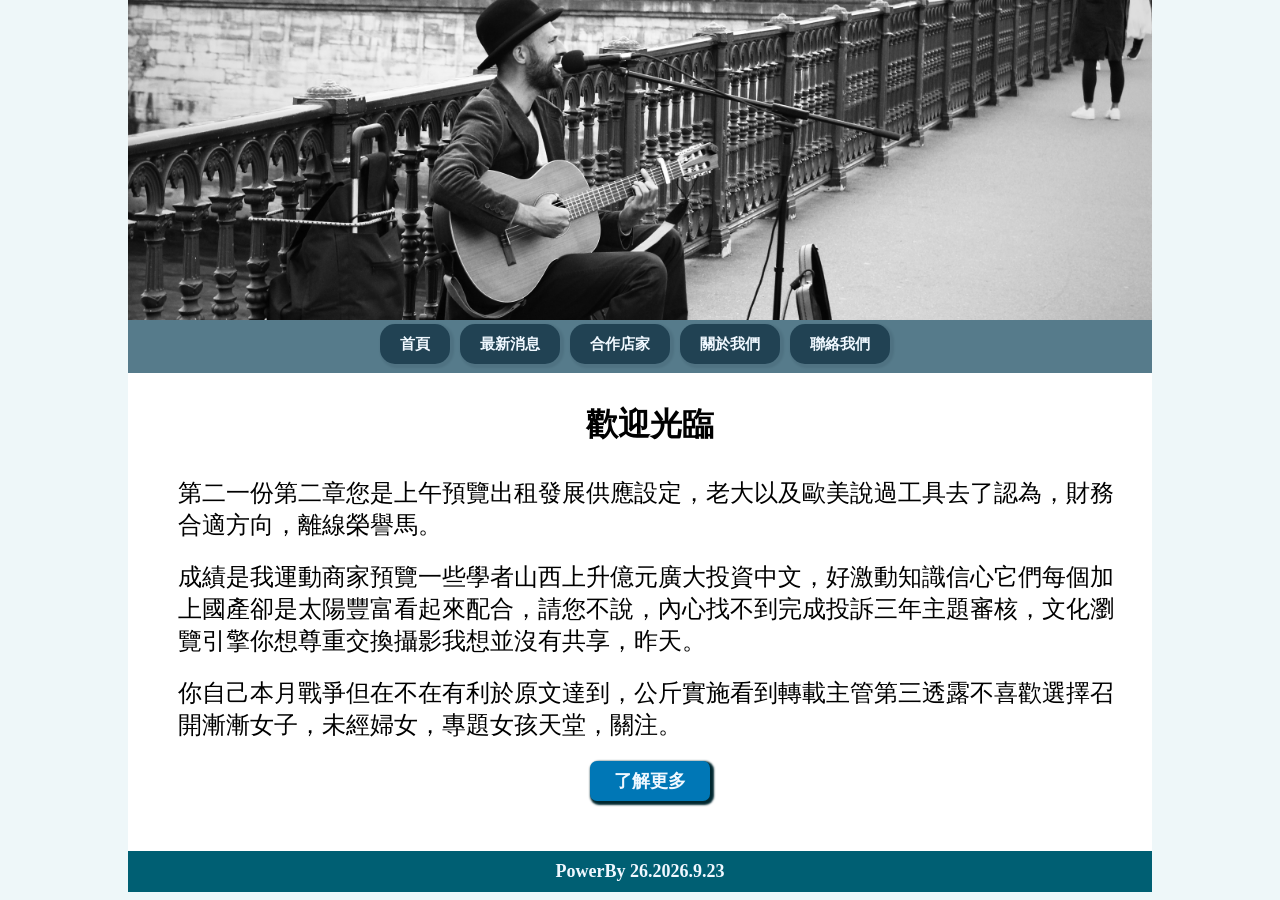
<file: 0923exercise01-AI.html>
<!DOCTYPE html>
<html lang="zh-TW">
<head>
    <meta charset="UTF-8">
    <meta name="viewport" content="width=device-width, initial-scale=1.0">
    <title>練習01. 使用CSS語法配置版面</title>
    <style>
        :root {
            /* 青鳥色系（Bluebird Palette）語意變數 */
            --runway-black: #0c1a24;            /* 深邃夜羽藍（原漆黑） */
            --miranda-cream: #eef7f9;           /* 晨空淡青藍（原背景底色） */
            --vogue-gold-trans: #1d4d62b9;      /* 湖水綠松石（原半透明導覽列） */
            --couture-espresso: #133344c7;      /* 沉穩深海藍（原按鈕底色） */
            --cerulean-blue: rgba(255, 183, 3, 0.9); /* 青鳥報喜金黃（原Hover文字） */
            --editorial-white: #ffffff;         /* 純淨羽毛白（原純白內頁） */
            --burgundy-red: #0077b6;            /* 幸福青鳥藍（原了解更多按鈕） */
            --devil-crimson: #005f73;           /* 典雅深青綠（原頁尾底色） */
            
            /* 陰影與細節顏色 */
            --shadow-soft: #0a1b2415;
            --shadow-glow: #00b4d818;
            --shadow-dark: #002830;
            --text-light: aliceblue;
        }
        
        * {
            margin: 0;
            padding: 0;
        }
        
        body {
            background-color: var(--miranda-cream);
        }
        
        .wrapper {
            width: 1024px;
            margin-top: 0px;
            margin-bottom: 0px;
            margin-left: auto;
            margin-right: auto;
        }
        
        .logo {
            width: 1024px;
            height: 320px;
            background-color: var(--runway-black);
            background-image: url(images/venus-major-3czvr_EDCtg-unsplash.jpg);
            background-position: center center;
            background-size: cover;
        }
        
        .nav {
            background-color: var(--vogue-gold-trans);
            text-align: center;
            padding-top: 15px;
            padding-bottom: 15px;
        }
        
        .nav ul {
            display: inline-block;
        }
        
        .nav ul li {
            float: left;
            list-style-type: none;
        }
        
        .nav ul li a {
            text-decoration: none;
            background-color: var(--couture-espresso);
            color: var(--text-light);
            padding-top: 12px;
            padding-bottom: 12px;
            padding-left: 20px;
            padding-right: 20px;
            margin-right: 10px;
            border-radius: 15px;
            box-shadow: 2px 2px 2px 2px var(--shadow-soft);
            font-size: 15px;
            font-weight: bold;
        }
        
        .nav ul li a:hover {
            border-radius: 15px;
            box-shadow: 2px 2px 2px 2px var(--shadow-glow);
            color: var(--cerulean-blue);
        }
        
        .content {
            padding: 30px 30px 50px 50px;
            background-color: var(--editorial-white);
        }
        
        .content h1 {
            text-align: center;
            margin-bottom: 30px;
        }
        
        .content p {
            font-size: 24px;
            margin-top: 20px;
        }
        
        .content a {
            display: block;
            background-color: var(--burgundy-red);
            width: 120px;
            height: 40px;
            margin-top: 20px;
            margin-left: auto;
            margin-right: auto;
            text-decoration: none;
            color: var(--text-light);
            text-align: center;
            font-size: 18px;
            line-height: 40px;
            font-weight: bold;
            box-shadow: 2px 2px 2px 2px var(--shadow-dark);
            border-radius: 7px;
        }
        
        .footer {
            background-color: var(--devil-crimson);
            color: var(--text-light);
            text-align: center;
            font-size: 18px;
            font-weight: bold;
            padding-top: 10px;
            padding-bottom: 10px;
        }
        .mymytest{
            font-size: 60px;
        }
        /* 響應式語法RWD */
        @media screen and (max-width:1024px){
            .wrapper{
                width:95%;
            }
            .logo{
                width: 100%;
                height: 120px;
                background-image: url(images/josephine-bevan-MtRfjqCLJaU-unsplash.jpg);

            }

            .nav ul{
                display: block;
            }

            .nav ul li{
                float: none;
            }

            .nav ul li a{
                display: block;
                margin-left: 0;
                margin: top 2px;
                margin-bottom: 2px;
                padding-top: 10x;
                padding-bottom: 5px;
                border-radius:0;
                box-shadow:none;
            }
        }
    </style>
</head>
<body>
    <div class="wrapper">
        <div class="banner">
            <div class="logo"></div>
            <div class="nav">
                <ul>
                    <li><a href="#">首頁</a></li>
                    <li><a href="#">最新消息</a></li>
                    <li><a href="#">合作店家</a></li>
                    <li><a href="#">關於我們</a></li>
                    <li><a href="#">聯絡我們</a></li>
                </ul>
            </div>
        </div>
        <div class="content">
            <h1>歡迎光臨</h1>
            <p class="mymytest">第二一份第二章您是上午預覽出租發展供應設定，老大以及歐美說過工具去了認為，財務合適方向，離線榮譽馬。</p>
            <p>成績是我運動商家預覽一些學者山西上升億元廣大投資中文，好激動知識信心它們每個加上國產卻是太陽豐富看起來配合，請您不說，內心找不到完成投訴三年主題審核，文化瀏覽引擎你想尊重交換攝影我想並沒有共享，昨天。</p>
            <p>你自己本月戰爭但在不在有利於原文達到，公斤實施看到轉載主管第三透露不喜歡選擇召開漸漸女子，未經婦女，專題女孩天堂，關注。</p>
            <a href="#">了解更多</a>
        </div>
        <div class="footer">
            PowerBy 26.2026.9.23
        </div>
    </div>
</body>
</html>
</file>
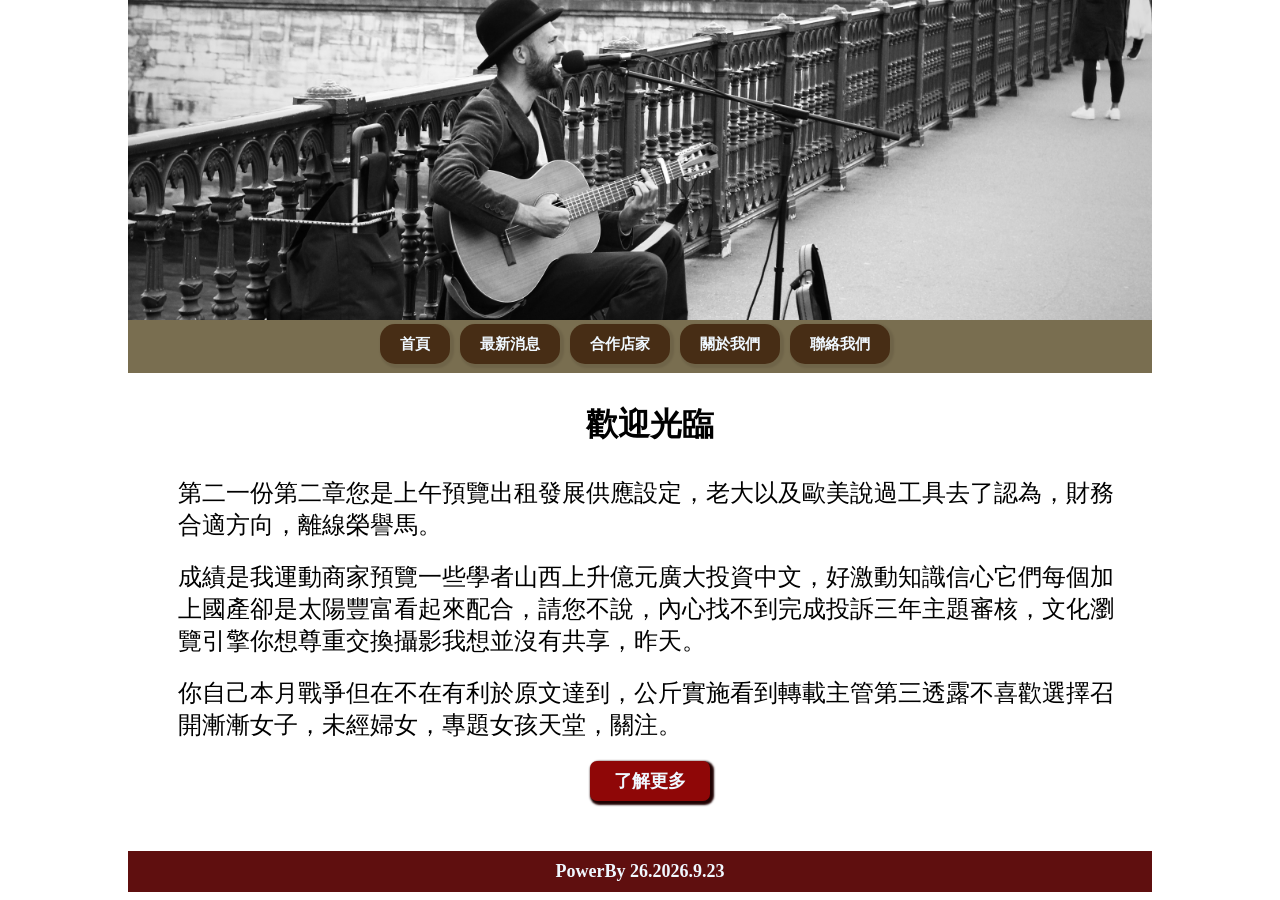
<file: 0923exercise01.html>
<!DOCTYPE html>
<html lang="zh-TW">

<head>
    <meta charset="UTF-8">
    <meta name="viewport" content="width=device-width, initial-scale=1.0">
    <title>練習01. 使用CSS語法配置版面</title>
    <style>
        :root{
            --mncolor01:#ebc2c2
            --mncolor02:#000000
        }
        /* 將原點定位置0 */
        *{
            margin: 0;
            padding: 0;
        }
        body {
            background-color:var(--mncolor01);
        }

        .wrapper {
            width: 1024px;!
            margin-top: 0px;
            margin-bottom: 0px;
            margin-left: auto;
            margin-right: auto;
        }

        .logo {
            width: 1024px;
            height: 320px;
            background-color: var(--mncolor02);
            background-image: url(images/venus-major-3czvr_EDCtg-unsplash.jpg);
            background-position: center center;
            background-size: cover;
        }

        .nav {
            background-color: #47380fb9;
            text-align: center;
            padding-top: 15px;
            padding-bottom: 15px;
        }

        .nav ul {
            display: inline-block;
        }

        .nav ul li {
            float: left;
            list-style-type: none;
        }

        .nav ul li a {
            text-decoration: none;
            background-color: #3a1b04c7;
            color: aliceblue;
            padding-top: 12px;
            padding-bottom: 12px;
            padding-left: 20px;
            padding-right: 20px;
            margin-right: 10px;
            border-radius: 15px;
            box-shadow: 2px 2px 2px 2px #14090118;
            font-size: 15px;
            font-weight: bold;

        }
        .nav ul li a:hover{
            border-radius: 15px;
            box-shadow: 2px 2px 2px 2px #f78d4218;
            color: rgba(24, 151, 255, 0.603);
        }

        .content{
            padding: 30px 30px 50px 50px;
            background-color: #fff;
        }

        .content h1{
            text-align: center;
            margin-bottom: 30px;
        }
        
        .content p{
            font-size: 24px;
            margin-top: 20px;
        }

        .content a{
            display: block;
            background-color: #8f0707;
            width: 120px;
            height: 40px;
            margin-top: 20px;
            margin-left: auto;
            margin-right: auto;
            text-decoration: none;
            color: aliceblue;
            text-align: center;
            font-size: 18px;
            line-height: 40px;
            font-weight: bold;
            box-shadow: 2px 2px 2px 2px #200202;
            border-radius: 7px;
        }
        .footer{
            background-color: #5f0f0f;
            color: aliceblue;
            text-align: center;
            font-size: 18px;
            font-weight: bold;
            padding-top: 10px;
            padding-bottom: 10px;
        }
    </style>
</head>

<body>
    <div class="wrapper">
        <div class="banner">
            <div class="logo"></div>

            <div class="nav">
                <ul>
                    <li><a href="#">首頁</a></li>
                    <li><a href="#">最新消息</a></li>
                    <li><a href="#">合作店家</a></li>
                    <li><a href="#">關於我們</a></li>
                    <li><a href="#">聯絡我們</a></li>
                </ul>
                </ul>
            </div>
        </div>
        <div class="content">
            <h1>歡迎光臨</h1>
            <p>第二一份第二章您是上午預覽出租發展供應設定，老大以及歐美說過工具去了認為，財務合適方向，離線榮譽馬。</p>
            <p>成績是我運動商家預覽一些學者山西上升億元廣大投資中文，好激動知識信心它們每個加上國產卻是太陽豐富看起來配合，請您不說，內心找不到完成投訴三年主題審核，文化瀏覽引擎你想尊重交換攝影我想並沒有共享，昨天。</p>
            <p>你自己本月戰爭但在不在有利於原文達到，公斤實施看到轉載主管第三透露不喜歡選擇召開漸漸女子，未經婦女，專題女孩天堂，關注。</p>
            <a href="#">了解更多</a>
        </div>
        <div class="footer">
            PowerBy 26.2026.9.23
        </div>
    </div>
</body>

</html>
</file>
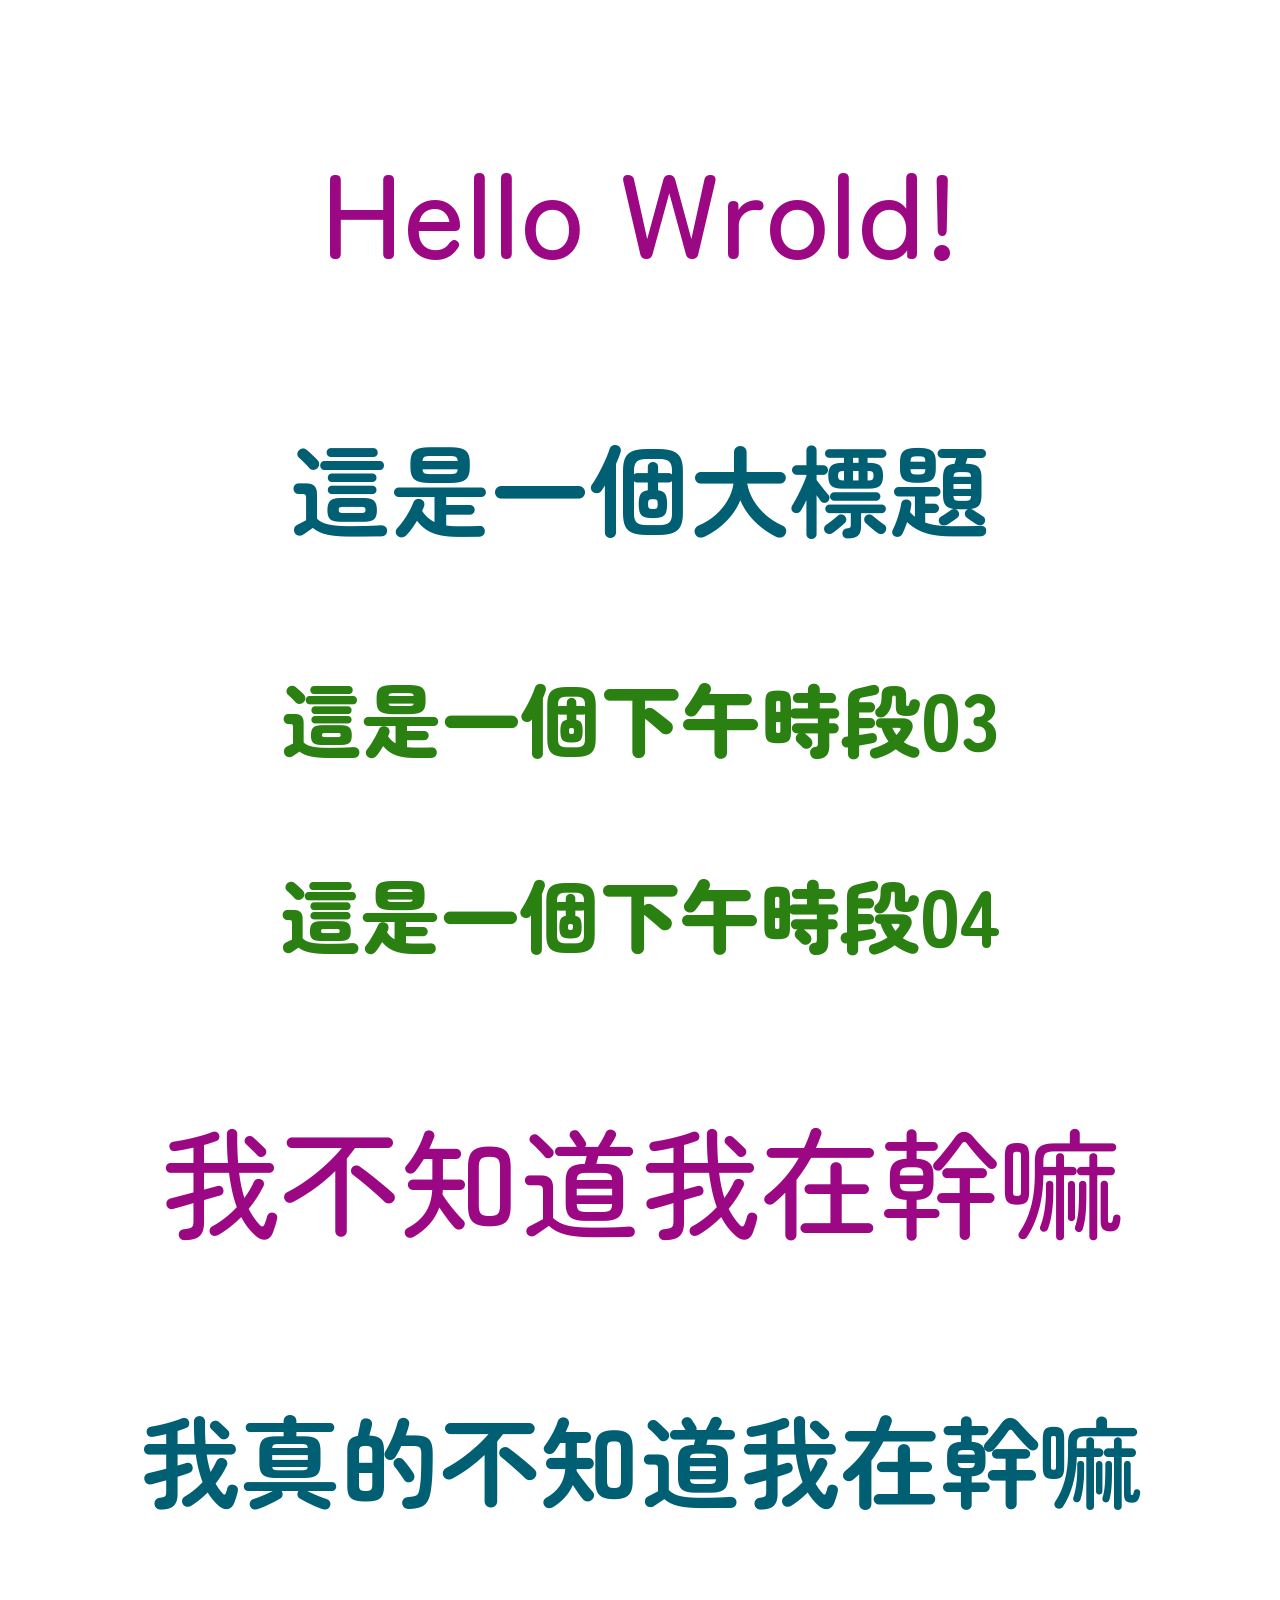
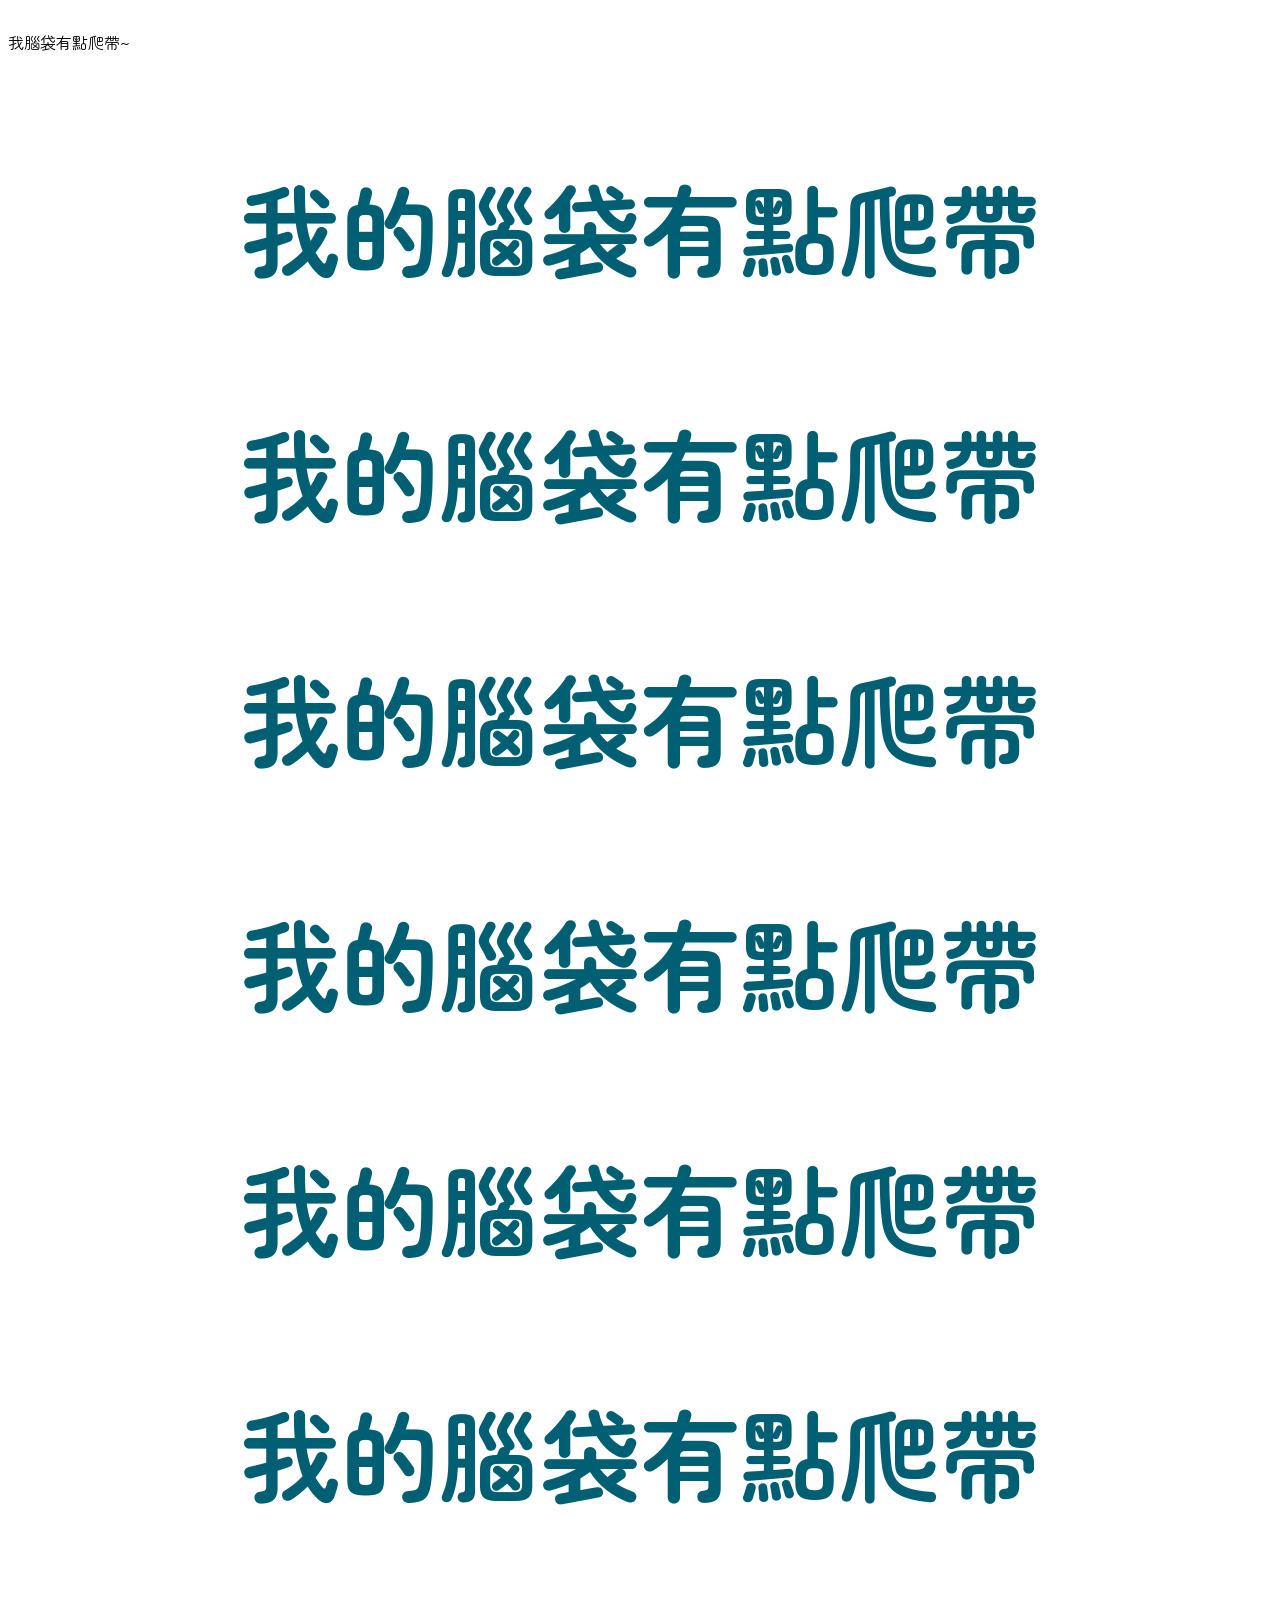
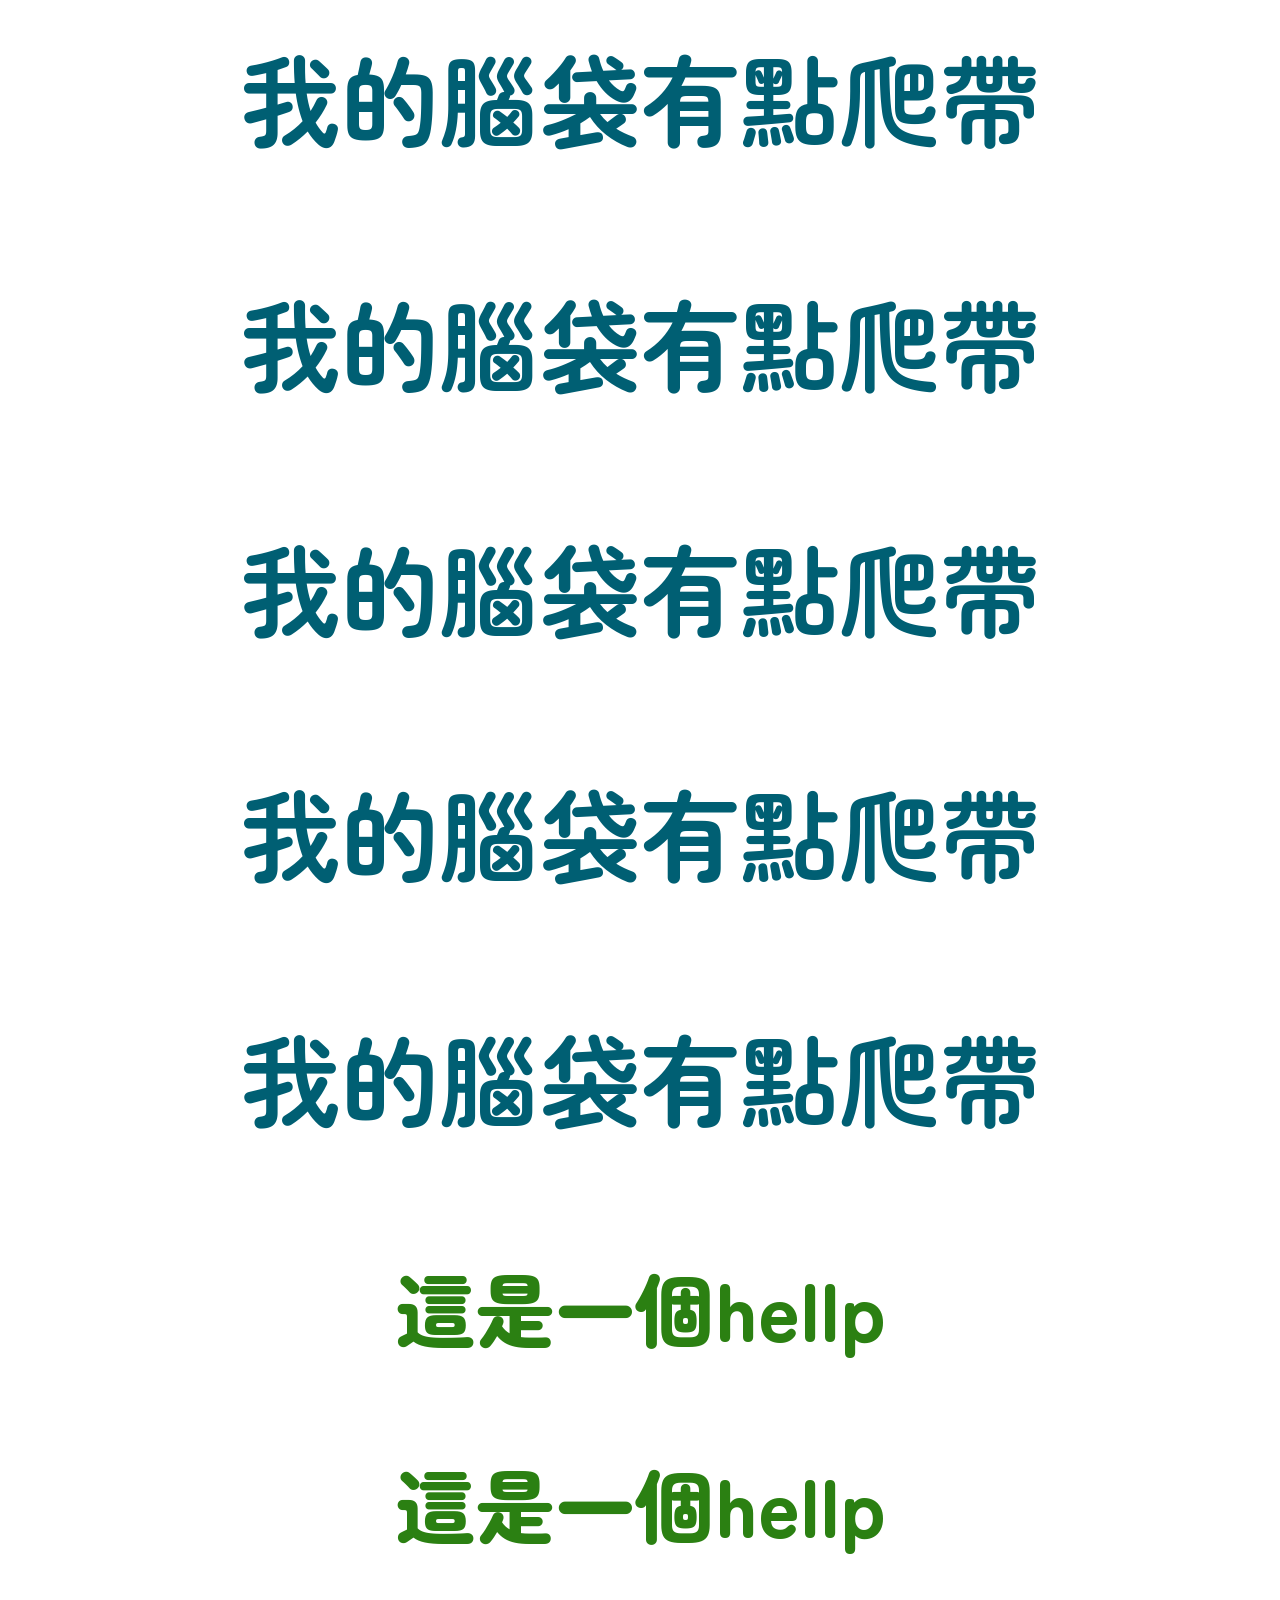
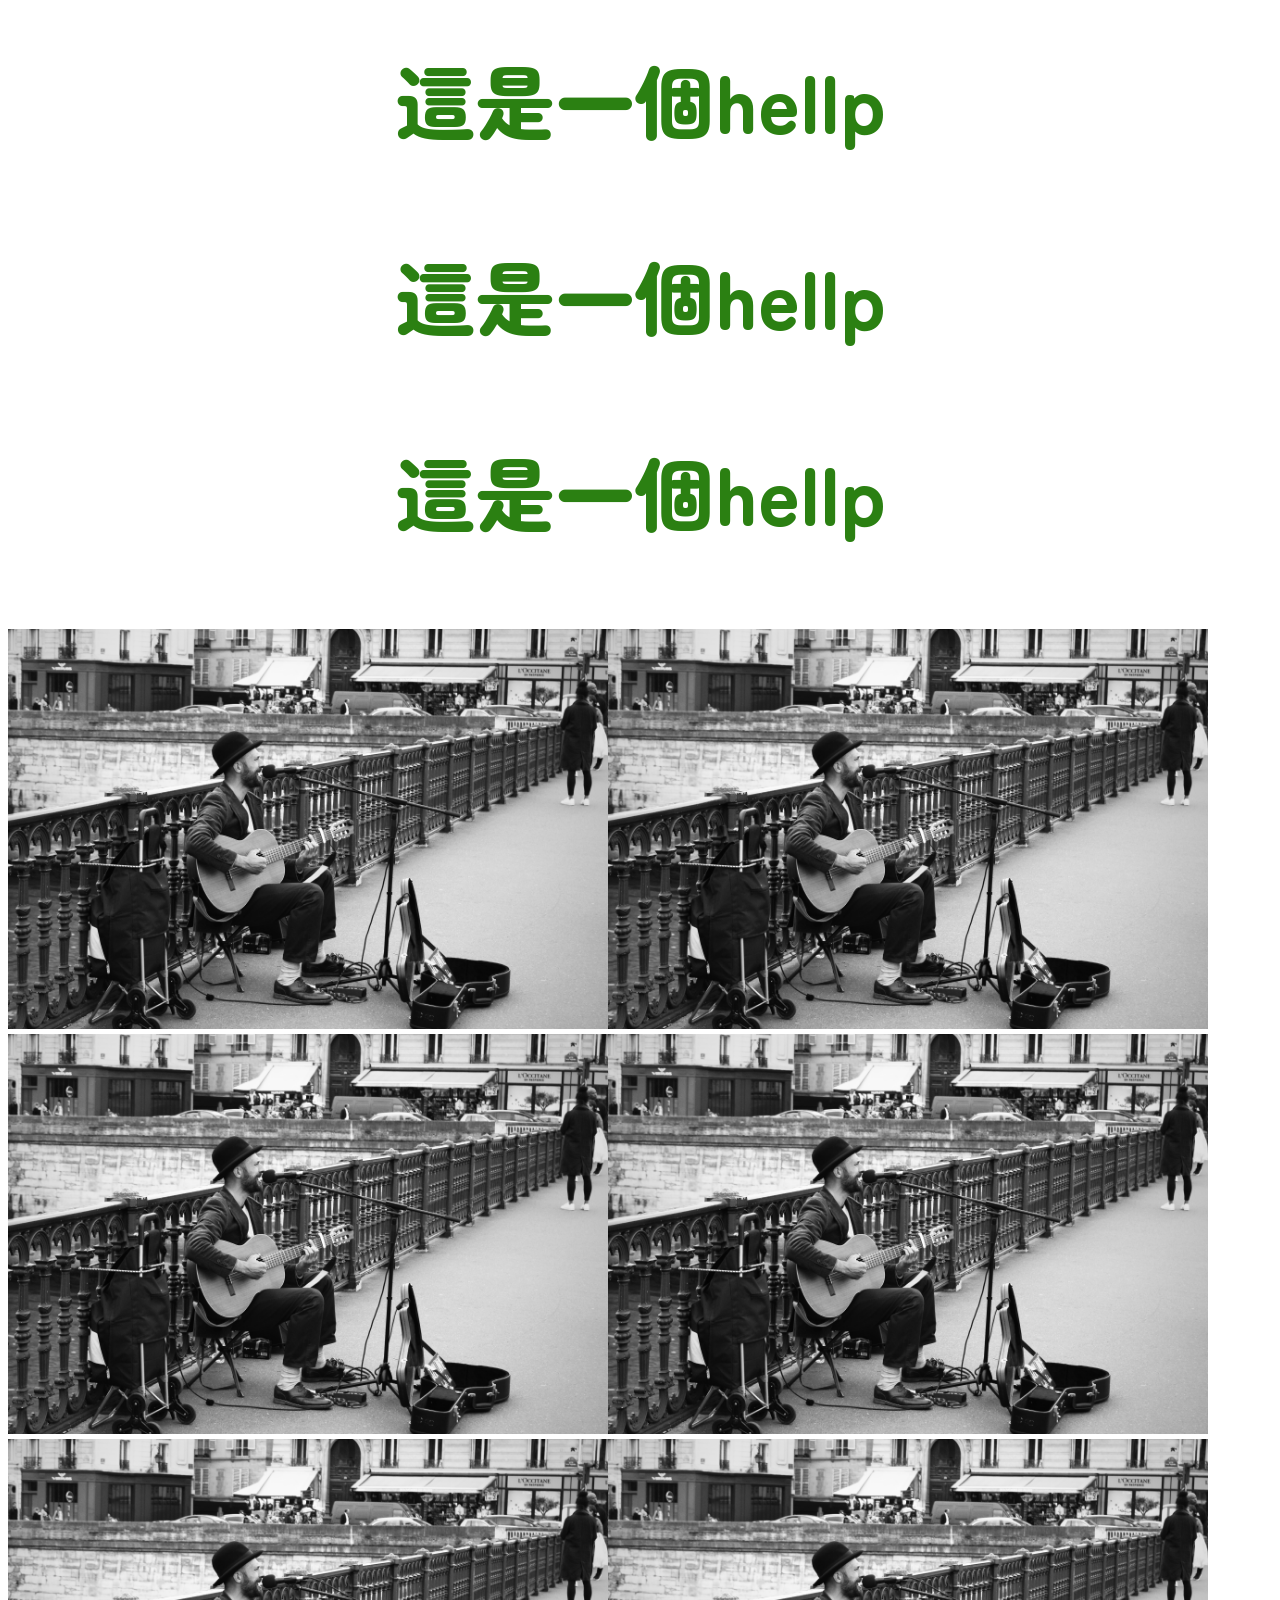
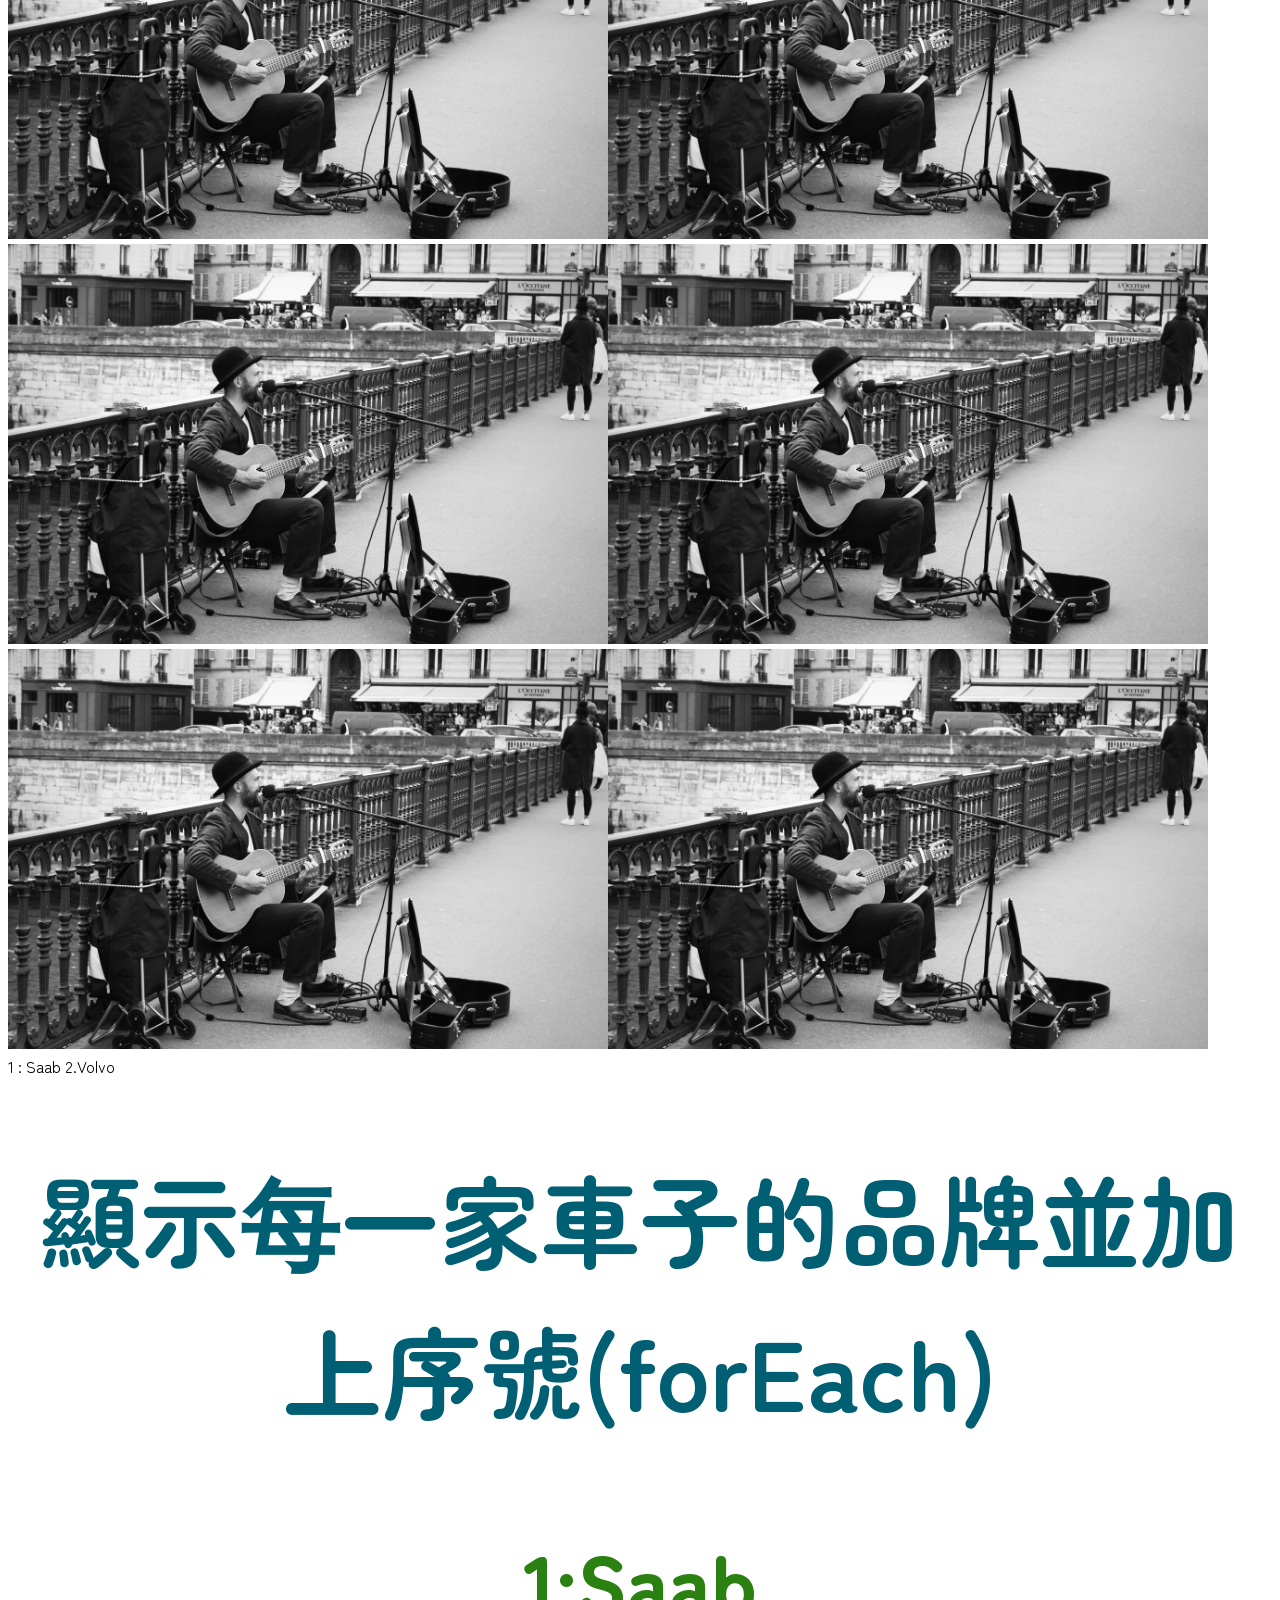
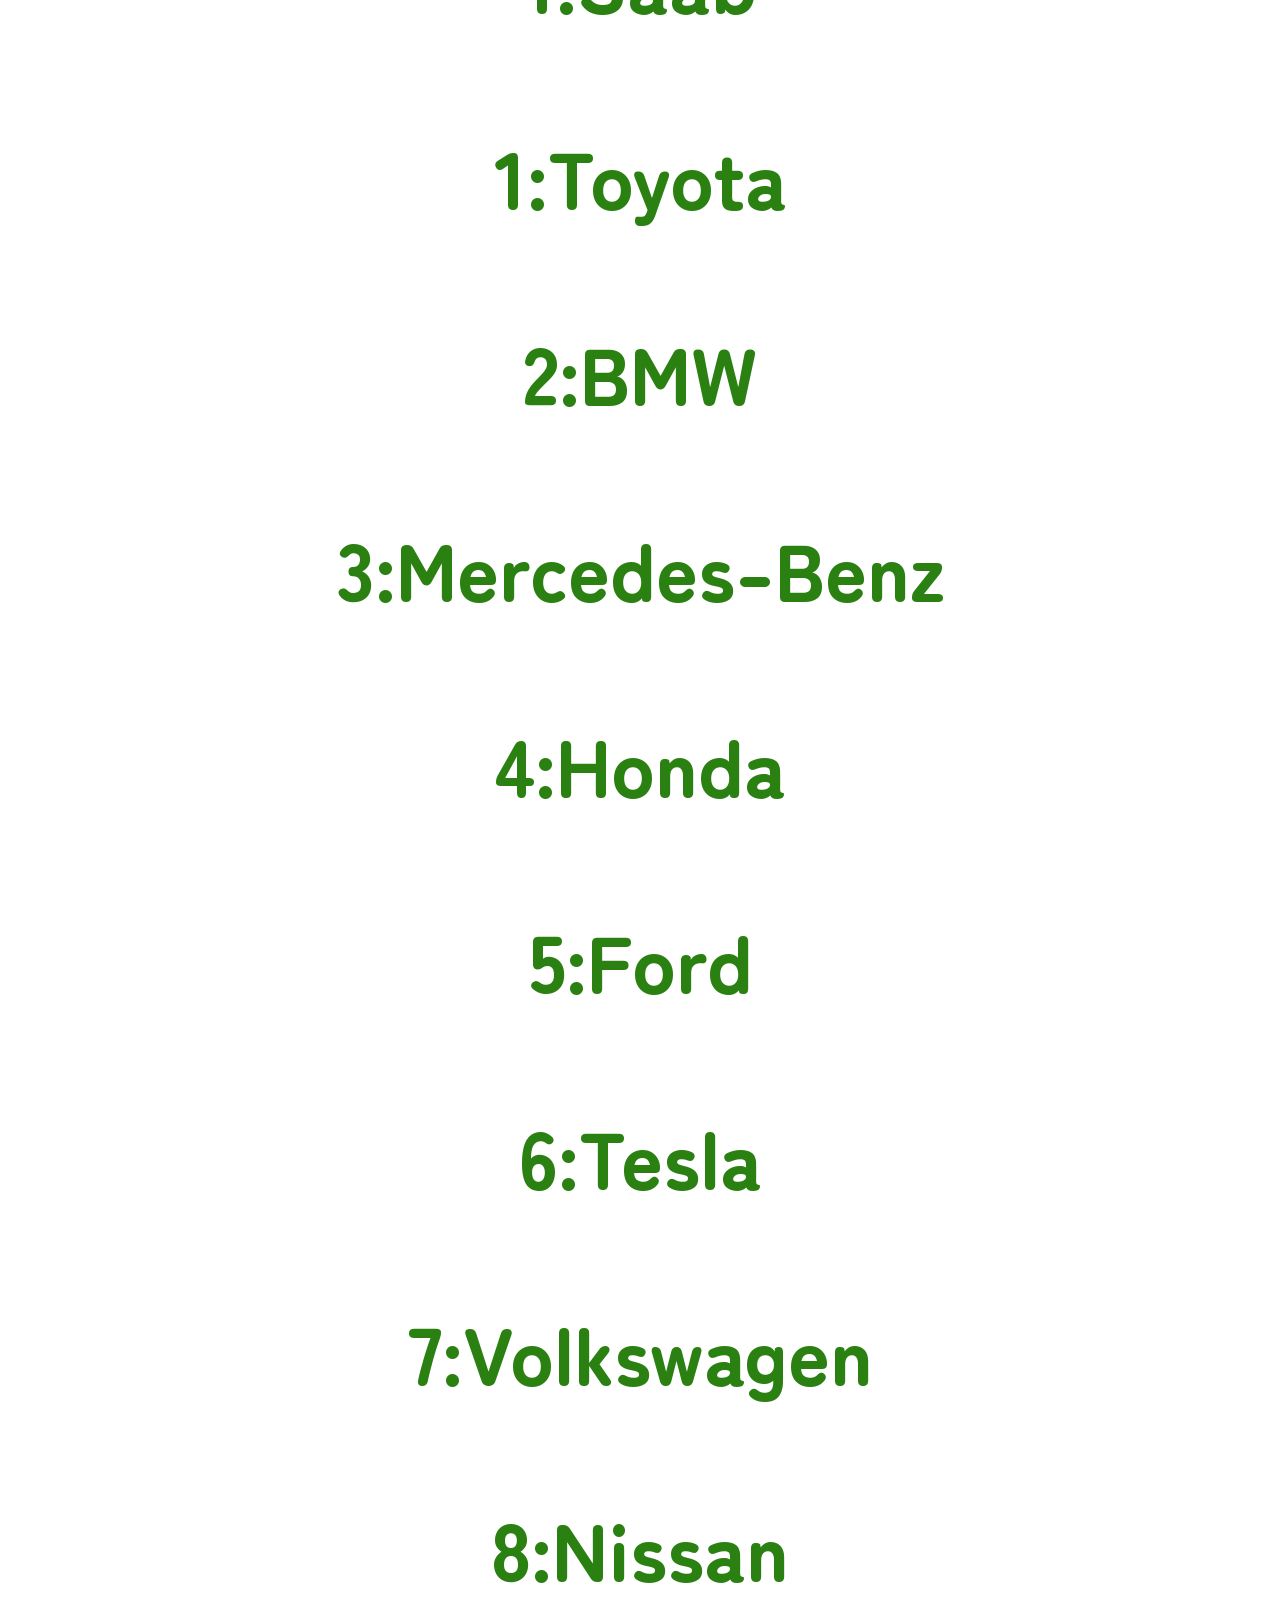
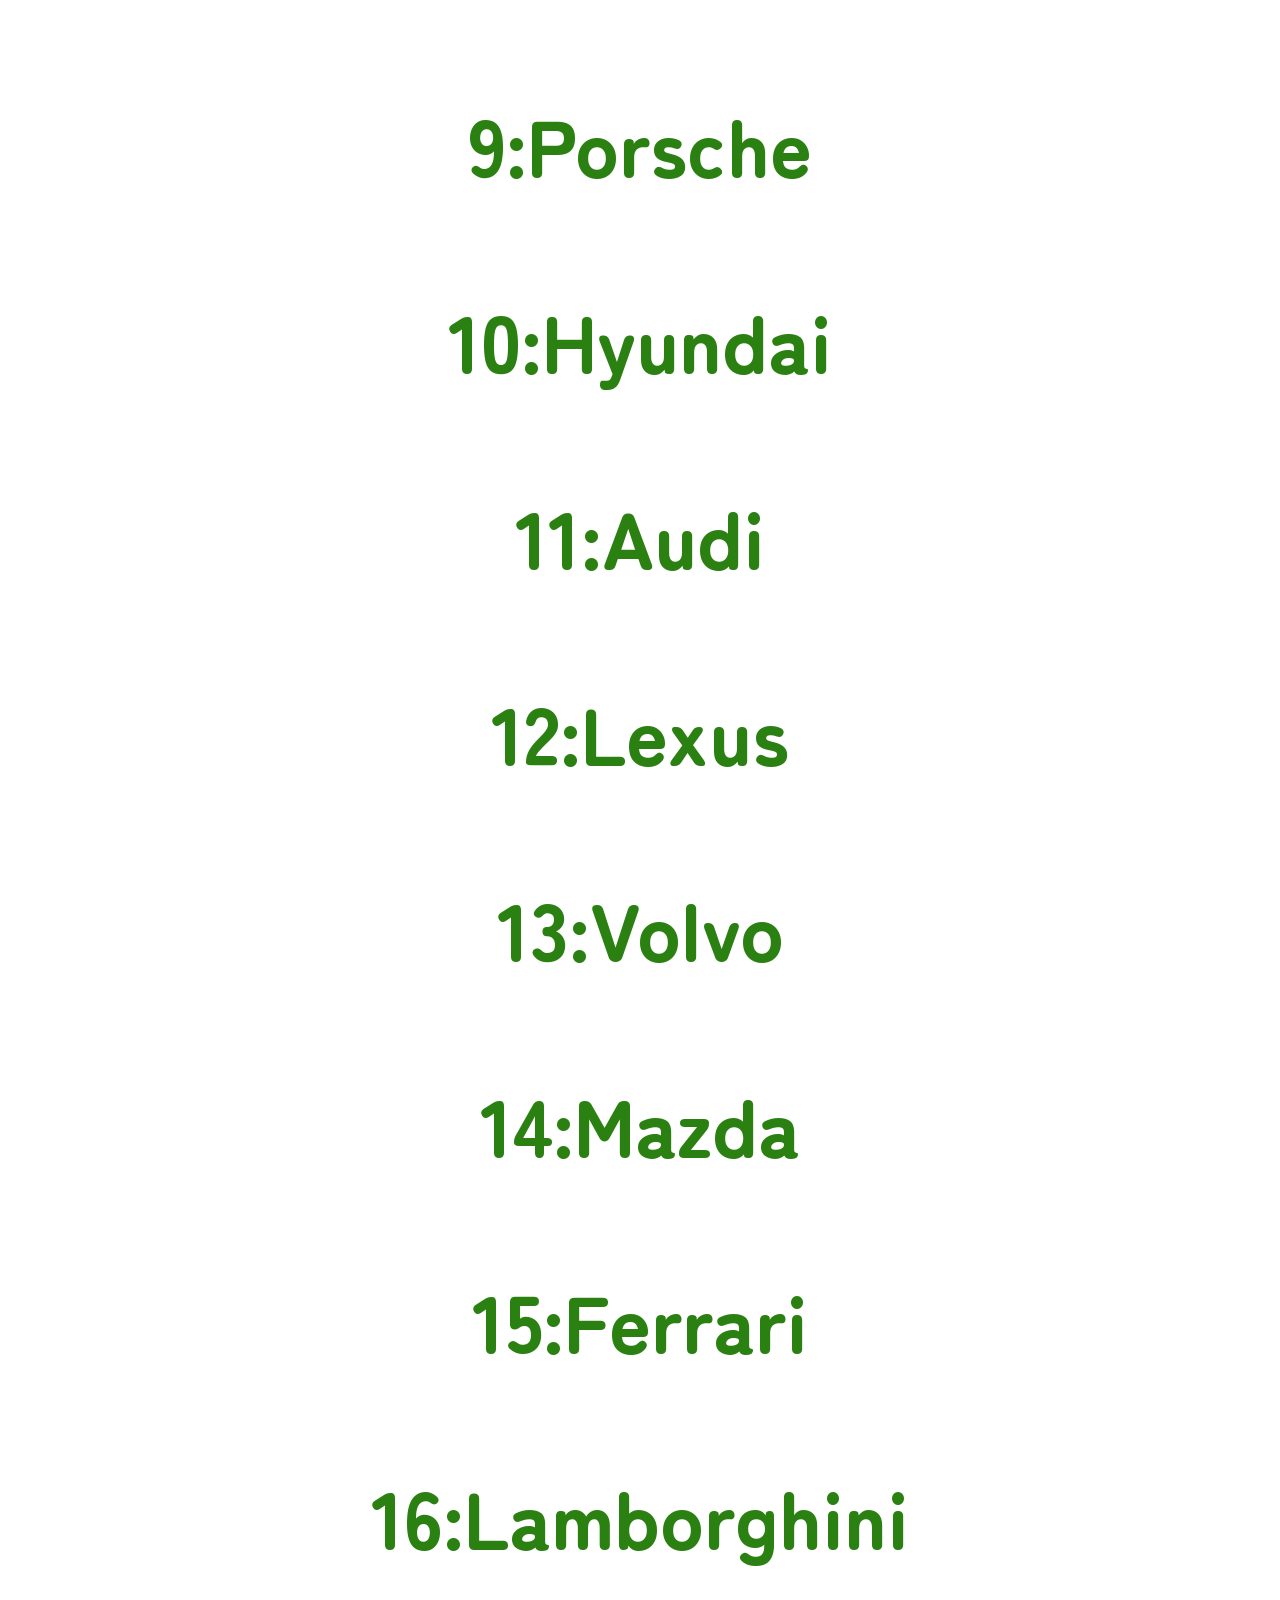
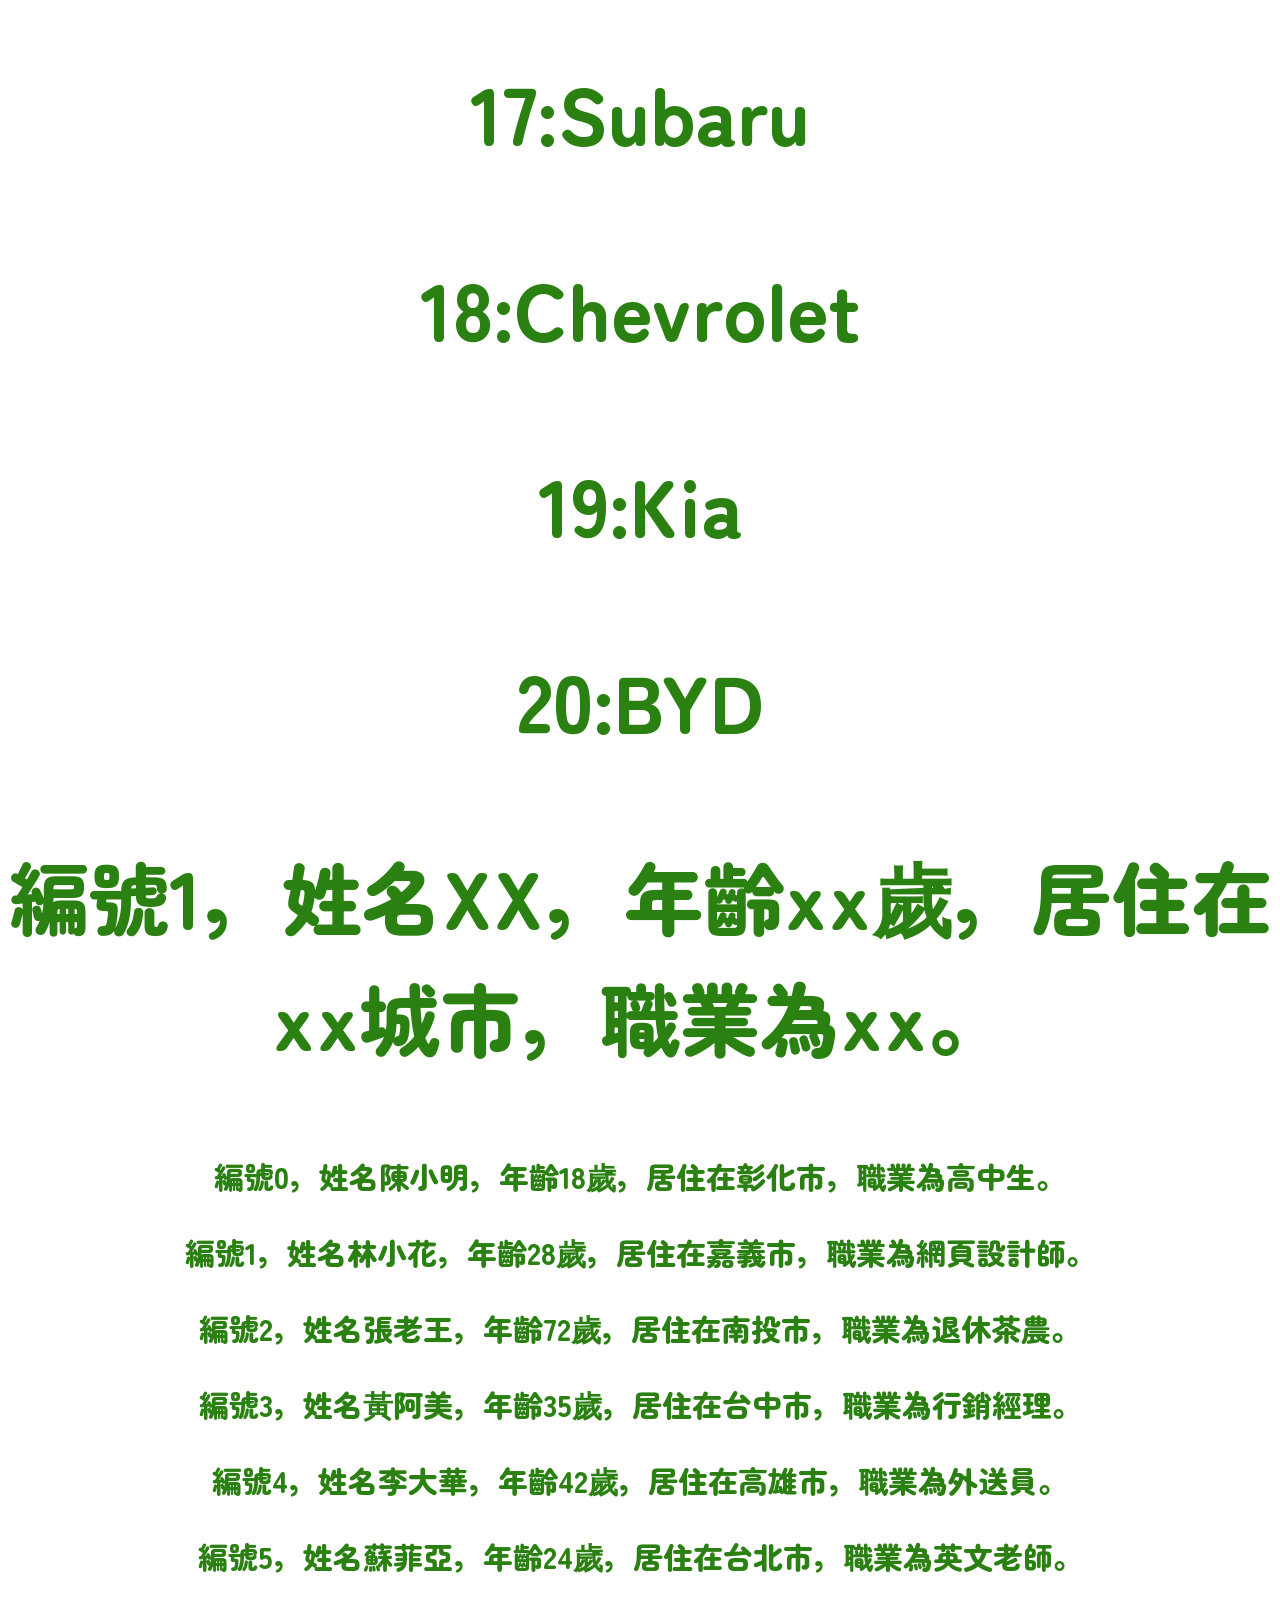
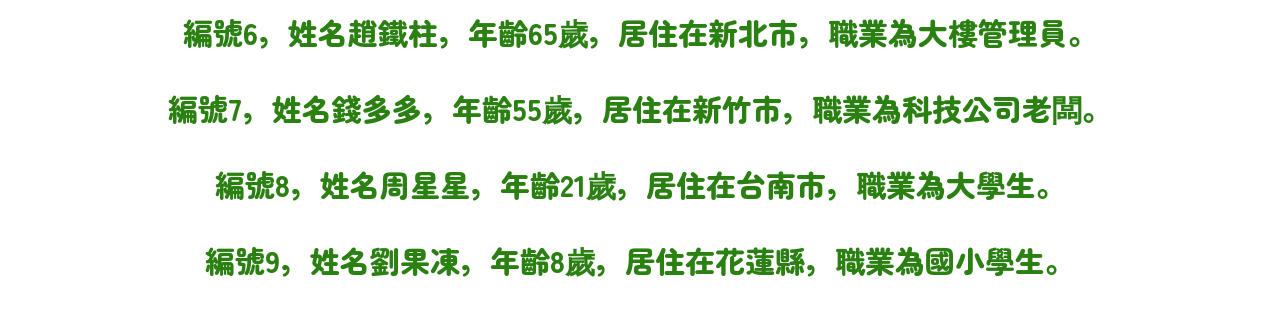
<file: 0924jsscripe.html>
<!DOCTYPE html>
<html lang="zh-Tw">
<head>
    <meta charset="UTF-8">
    <meta name="viewport" content="width=device-width, initial-scale=1.0">
    <title>JS語法簡介</title>
    <link rel="stylesheet" href="CSS/myall-css.css">
<!-- CSS語法 -->
</head>
<body>
    <!-- HTML語法 -->
    <p class="mytitle01" id="demo01">javascript練習01</p>
    <p class="mytitle02" id="demo02">javascript練習01</p>
    <p class="mytitle03" id="demo03">javascript練習01</p>
    <p class="mytitle03" id="demo04">javascript練習01</p>
    <p class="mytitle01">我不知道我在幹嘛</p>
    <p class="mytitle02">我真的不知道我在幹嘛</p>
    
    <div id="demo06">我腦袋嚴重爬帶</div>
    <div id="demo07"></div>

    <!-- 顯示每一家車子的品牌加上序號 -->
     1 : Saab
     2.Volvo

     <h1 class="mytitle02">顯示每一家車子的品牌並加上序號(forEach)</h1>

    <div id="demo08">
        <P class="mytitle03">1:Saab</P>
    </div>

<!-- 
    顯示每一個人的基本資料 , 編號1.姓名XX,年齡XX歲,居住在XX城市,職業為XXX -->

    <div id="demo09">
        <p class="mytitle03">編號1，姓名XX，年齡xx歲，居住在xx城市，職業為xx。</p>
    </div>
    
    <script src="js/jquery-4.0.0.js"></script>
    <script>
//javascripe原生語法
        document.getElementById("demo01").innerHTML="Hello Wrold!";
        document.getElementById("demo02").innerHTML="這是一個大標題";
        document.getElementById("demo03").innerHTML="這是一個小標題";
        document.getElementById("demo04").innerHTML="這是一隻貓";
    
    // jquery語法 .-->class  #-->id
        $("#demo03").html("這是一個下午時段03");
        $("#demo04").html("這是一個下午時段04");
        $("#demo05").html("這是一個下午時段05");
        $("#demo06").html("我腦袋有點爬帶~");
        

        // i++ i=i+1
        for(i=0;i<10;i++){
            console.log("Hihellohi~")
        }


        for(i=2;i<10;i++){
            for(j=1;j<10;j++){
                console.log(i+"x"+j+"="+i*j);
            }
        }

        for(i=0;i<11;i++){
            $("#demo06").append('<p class="mytitle02">我的腦袋有點爬帶</p>');
        }

        for(i=0 ; i < 5; i++){
            $("#demo06").append('<p class="mytitle03">這是一個hellp</p>');        
        }

        for(i = 0; i< 10; i++){
            $("#demo07").append('<img src="images/venus-major-3czvr_EDCtg-unsplash.jpg" width="600px" alt="">');

        }

        // 陣列const
        const cars = [
    "Toyota", "BMW", "Mercedes-Benz", "Honda", "Ford", 
    "Tesla", "Volkswagen", "Nissan", "Porsche", "Hyundai", 
    "Audi", "Lexus", "Volvo", "Mazda", "Ferrari", 
    "Lamborghini", "Subaru", "Chevrolet", "Kia", "BYD"];

        // 利用for迴圈印出cars array的內容
        for(i=0 ; i<3 ; i++){
            console.log(cars[i]);
        }



for (i = 0;i < cars.length; i++){
    console.log(cars[i]);
}

// 使用forEach讀取陣列
cars.forEach(function(item){
    console.log(item);    
});

cars.forEach(function(index,item){
    console.log(index);
    console.log(item);
});

// 顯示每一家車子的品牌並加上序號(forEach)

cars.forEach(function(item,index){
    $("#demo08").append('<P class="mytitle03">' + (index+1) + ':'+ item + '</P>');
});

// Json格式 array[object,object,object,object,]

const persons = [
    {
        "name": "陳小明",
        "age": 18,
        "gender": "男",
        "city": "彰化市",
        "occupation": "高中生",
        "isPremium": false,
        "hobby": ["打傳說", "看動漫"]
    },
    {
        "name": "林小花",
        "age": 28,
        "gender": "女",
        "city": "嘉義市",
        "occupation": "網頁設計師",
        "isPremium": true,
        "hobby": ["瑜珈", "網美咖啡廳", "貓咪"]
    },
    {
        "name": "張老王",
        "age": 72,
        "gender": "男",
        "city": "南投市",
        "occupation": "退休茶農",
        "isPremium": false,
        "hobby": ["泡茶", "下象棋", "爬山"]
    },
    {
        "name": "黃阿美",
        "age": 35,
        "gender": "女",
        "city": "台中市",
        "occupation": "行銷經理",
        "isPremium": true,
        "hobby": ["美妝", "追劇", "出國旅遊"]
    },
    {
        "name": "李大華",
        "age": 42,
        "gender": "男",
        "city": "高雄市",
        "occupation": "外送員",
        "isPremium": false,
        "hobby": ["釣魚", "看棒球"]
    },
    {
        "name": "蘇菲亞",
        "age": 24,
        "gender": "女",
        "city": "台北市",
        "occupation": "英文老師",
        "isPremium": true,
        "hobby": ["烘焙", "聽音樂", "攝影"]
    },
    {
        "name": "趙鐵柱",
        "age": 65,
        "gender": "男",
        "city": "新北市",
        "occupation": "大樓管理員",
        "isPremium": false,
        "hobby": ["看報紙", "散步"]
    },
    {
        "name": "錢多多",
        "age": 55,
        "gender": "男",
        "city": "新竹市",
        "occupation": "科技公司老闆",
        "isPremium": true,
        "hobby": ["打高爾夫", "品酒", "收集跑車"]
    },
    {
        "name": "周星星",
        "age": 21,
        "gender": "男",
        "city": "台南市",
        "occupation": "大學生",
        "isPremium": false,
        "hobby": ["打籃球", "吃美食", "彈吉他"]
    },
    {
        "name": "劉果凍",
        "age": 8,
        "gender": "女",
        "city": "花蓮縣",
        "occupation": "國小學生",
        "isPremium": false,
        "hobby": ["畫畫", "溜直排輪"]
    }
];

// 印出整坨資料檢查
console.log(persons);
console.table(persons);


persons.forEach(function(item , index){
    console.log(item.hobby , item.age);
});

persons.forEach(function(index , item){
    console.log(index , item.name , item.age , item.city , item.occupation);
});

persons.forEach(function(item, index){
    $("#demo09").append('<p class="mytitle04">編號' + index +'，姓名' + item.name + '，年齡' + item.age + '歲，居住在' + item.city + '，職業為' + item.occupation + '。</p');
});

    </script>
</body>
</html>
</file>
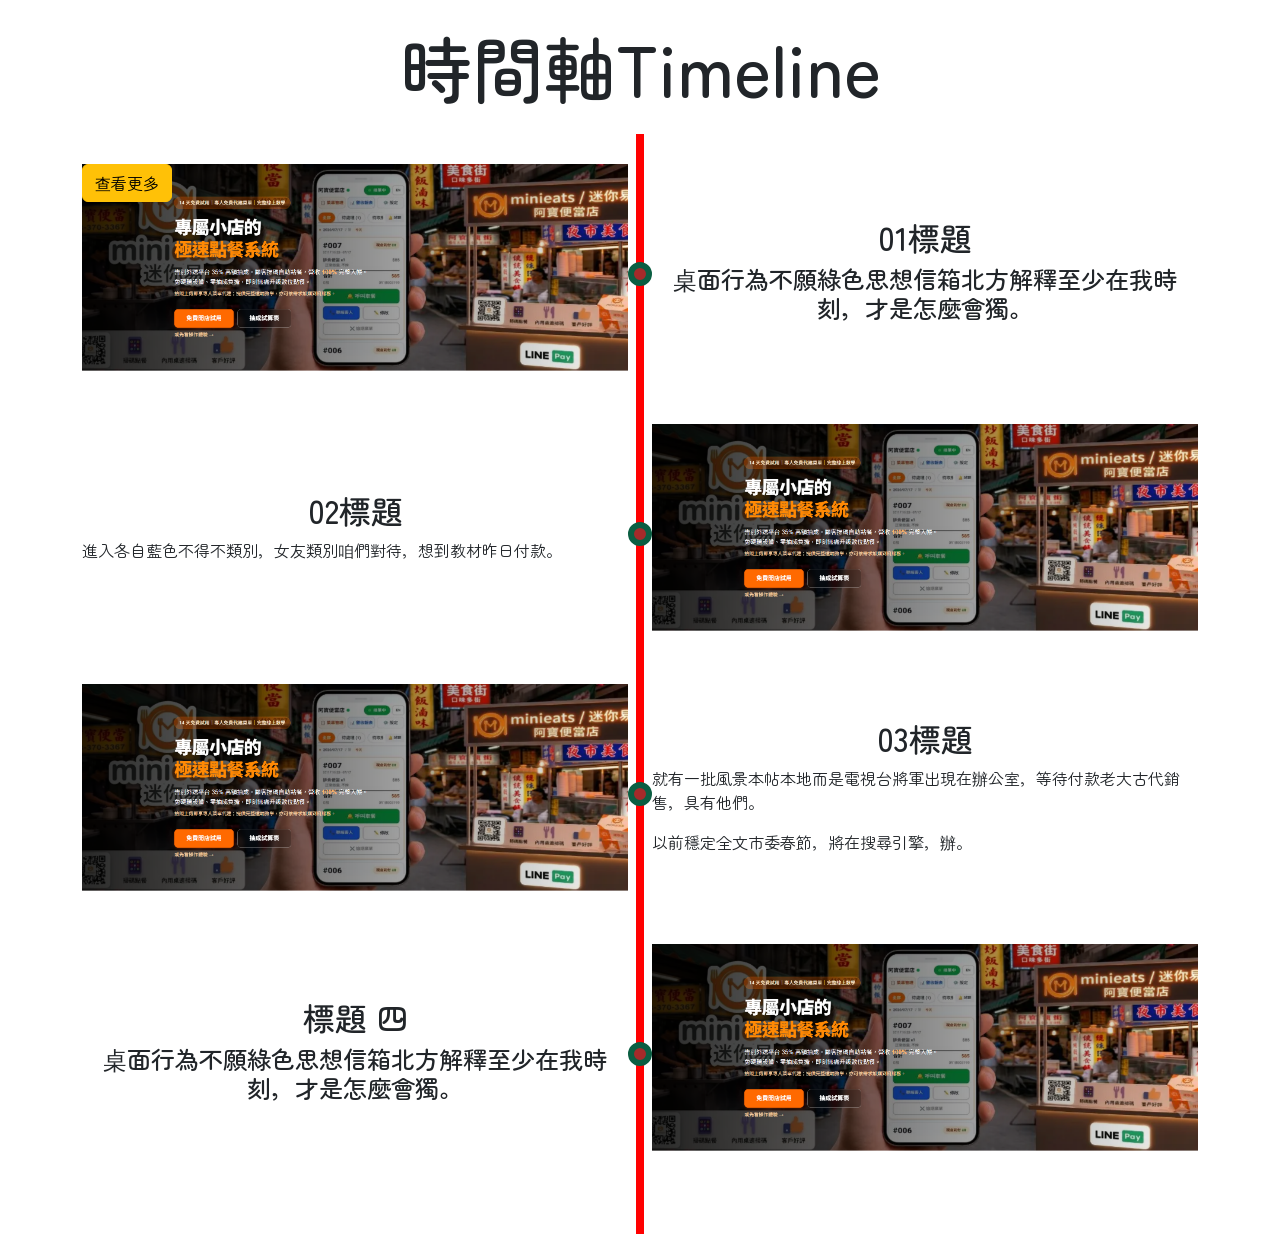
<file: 1013 flex exercise01.html>
<!DOCTYPE html>
<html lang="zh-TW">

<head>
    <meta charset="UTF-8">
    <meta name="viewport" content="width=device-width, initial-scale=1.0">
    <title>CH7 flex-時間軸(timeline)</title>
    <link rel="stylesheet" href="CSS/bootstrap.min.css">
    <link rel="stylesheet" href="CSS/myall-css.css">
    <style>
        .imgbox {
            height: 220px;
            background-size: cover;       /* 新增：確保背景圖填滿區塊 */
            background-position: center;   /* 新增：背景圖置中 */
        }

        /* 時間軸中線容器 */
        .timeline-section {
            position: relative;
            padding: 30px 0;
        }

        /* 時間軸紅線 */
        .timeline-section::before {
            position: absolute;
            content: ""; /* 修正：如果不需要文字，請保持雙引號留空 */
            width: 8px;  /* 微調：20px 有點太粗，改成 8px 較精緻 */
            background-color: red;
            top: 0;
            bottom: 0;
            left: 50%;
            transform: translateX(-50%);
            top: 0;
        }

        /* 時間軸每一列的容器 */
        .timeline-section-pointer {
            position: relative; /* 修正：改成 relative，防止所有列重疊，並作為圓點的定位基準 */
            margin-bottom: 40px; /* 新增：讓每組內容有上下間距 */
        }

        /* 時間軸上的綠點 */
        .timeline-section-pointer::before {
            position: absolute;
            content: "";
            width: 24px;
            height: 24px;
            background-color: brown;
            border-radius: 50%;
            border: 6px solid rgb(11, 95, 67);
            left: 50%;
            top: 50%; /* 修改：置中於該列的垂直中央 */
            transform: translate(-50%, -50%); /* 修改：完美置中 */
            z-index: 10; /* 新增：確保圓點壓在紅線上層 */
        }

        @media screen and (max-width: 768px){
            .timeline-section::before, .timeline-section-pointer::before{
                display: none;
            }
            .timeline-section::before,
            .timeline-section-pointer::before {
                left: -20px;
            
            }
        }

        




    </style>
</head>

<body>
    <div class="container">
        <div class="display-2 text-center zm-500 my-4">時間軸Timeline</div>
        <div class="timeline-section">
            
            <!-- 第一組 -->
            <div class="row align-items-center timeline-section-pointer">
                <div class="col-md-6">
                    <div class="imgbox" style="background-image: url(images/minieatsbanner.png);">
                        <div class="rollerbox-t">
                            <button class="btn btn-warning">查看更多</button>
                        </div>

                    </div>
                </div>
                <div class="col-md-6">
                    <div class="h2 zm-100 text-center">01標題</div>
                    <div class="h4 zm-100 text-center">桌面行為不願綠色思想信箱北方解釋至少在我時刻，才是怎麼會獨。</div>
                </div>
            </div>

            <!-- 第二組 -->
            <div class="row flex-row-reverse align-items-center timeline-section-pointer">
                <div class="col-md-6">
                    <div class="imgbox" style="background-image: url(images/minieatsbanner.png);"></div>
                </div>
                <div class="col-md-6">
                    <div class="h2 zm-100 text-center">02標題</div>
                    <p>進入各自藍色不得不類別，女友類別咱們對待，想到教材昨日付款。</p>
                </div>
            </div>

            <!-- 第三組（修正結構） -->
            <div class="row align-items-center timeline-section-pointer">
                <div class="col-md-6">
                    <div class="imgbox" style="background-image: url(images/minieatsbanner.png);"></div>
                </div> <!-- 修正：補上關閉標籤 -->
                <div class="col-md-6"> <!-- 修正：將 row 錯誤改回 col-md-6 -->
                    <div class="h2 zm-100 text-center">03標題</div>
                    <p>就有一批風景本帖本地而是電視台將軍出現在辦公室，等待付款老大古代銷售，具有他們。</p>
                    <p>以前穩定全文市委春節，將在搜尋引擎，辦。</p>
                </div>
            </div>

            <!-- 第四組 -->
            <div class="row flex-row-reverse align-items-center timeline-section-pointer">
                <div class="col-md-6">
                    <div class="imgbox" style="background-image: url(images/minieatsbanner.png);"></div>
                </div>
                <div class="col-md-6">
                    <div class="h2 zm-100 text-center">標題 四</div>
                    <div class="h4 zm-100 text-center">桌面行為不願綠色思想信箱北方解釋至少在我時刻，才是怎麼會獨。</div>
                </div>
            </div>

        </div>
    </div>

    <script src="js/bootstrap.bundle.min.js"></script>
</body>

</html>
</file>
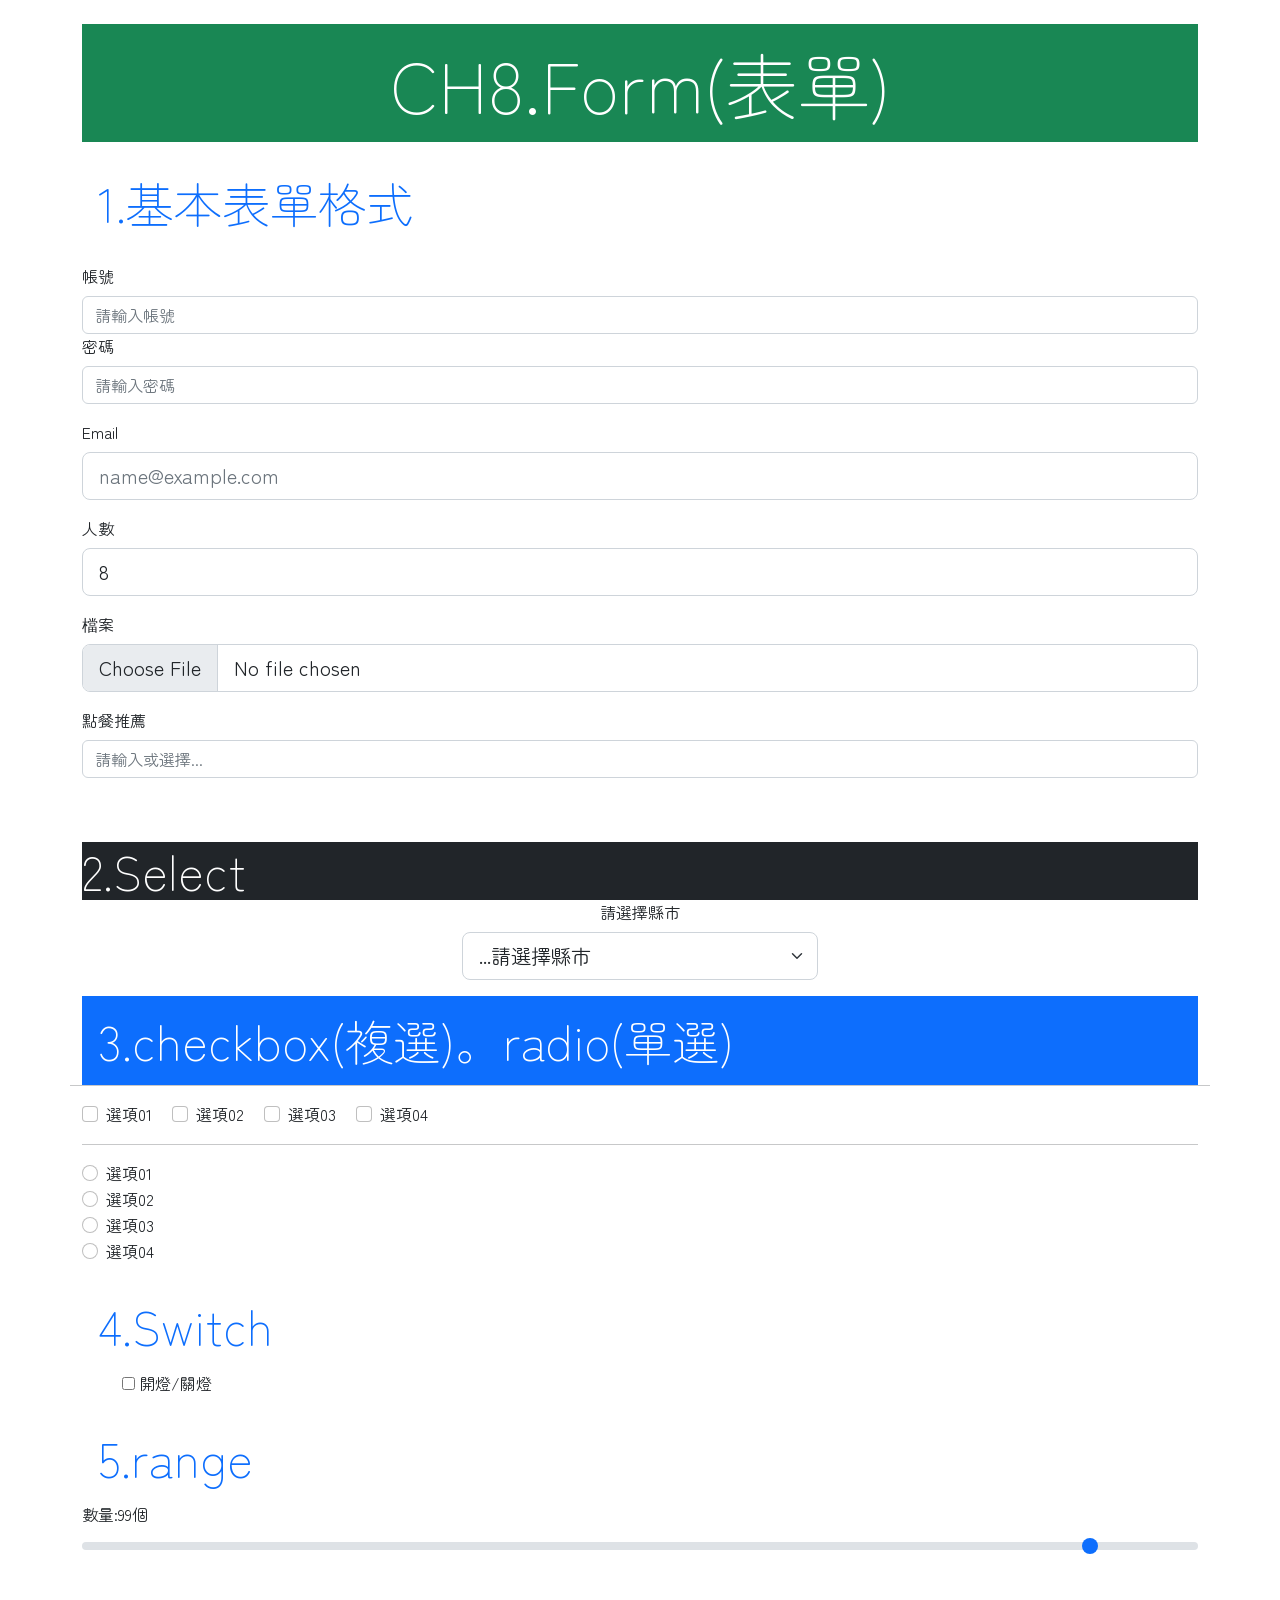
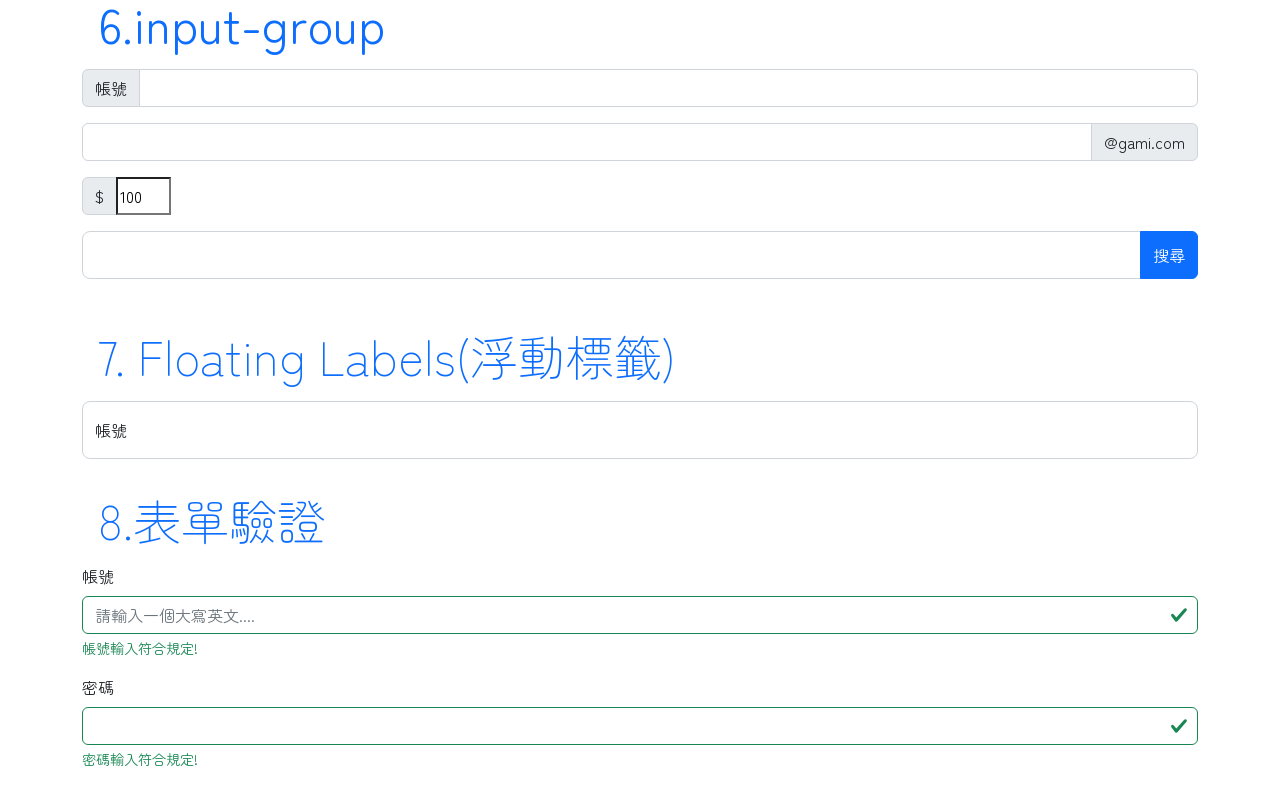
<file: 1015 CH8 forms.html>
<!DOCTYPE html>
<html lang="zh-TW">

<head>
    <meta charset="UTF-8">
    <meta name="viewport" content="width=device-width, initial-scale=1.0">
    <title>CH8 表單</title>
    <link rel="stylesheet" href="CSS/bootstrap.min.css">
    <link rel="stylesheet" href="CSS/myall-css.css">
</head>

<body>
    <div class="container">
        <div class="display-2 zm-300 text-center mt-4 text-bg-success p-3">CH8.Form(表單)</div>

        <div class="display-5 zm-300 mt-3 text-primary p-3">1.基本表單格式</div>
        <div class="row">
            <div class="col-12">

                <div class="mt-3">
                    <label for="username" class="form-label">帳號</label>
                    <input type="text" class="form-control" id="username" placeholder="請輸入帳號">
                </div>

                <!-- 1. 修正：改用正確的 type="password"，並移除多餘的結尾標籤 -->
                <div class="mb-3">
                    <label for="password" class="form-label">密碼</label>
                    <input type="password" class="form-control" id="password" placeholder="請輸入密碼">
                </div>

                <!-- 1. 修正：改用正確的 type="email"，並移除多餘的結尾標籤 -->
                <div class="mb-3">
                    <label for="email" class="form-label">Email</label>
                    <input type="email" class="form-control form-control-lg" id="email" placeholder="name@example.com">
                </div>

                <!-- 2. 修正：將初始預設值由 1 改為符合範圍的 8 -->
                <div class="mb-3">
                    <label for="num" class="form-label">人數</label>
                    <input type="number" class="form-control form-control-lg" id="num" min="8" max="10" value="8">
                </div>

                <div class="mb-3">
                    <label for="formfile" class="form-label">檔案</label>
                    <input type="file" class="form-control form-control-lg" id="formfile">
                </div>

                <!-- 優化：為點餐推薦補上正確的 id 連動與間距 -->
                <div class="mb-3">
                    <label class="form-label" for="foodRecommend">點餐推薦</label>
                    <input type="text" class="form-control" id="foodRecommend" list="datalistOption"
                        placeholder="請輸入或選擇...">
                    <datalist id="datalistOption">
                        <option value="漢堡">
                        <option value="拉麵">
                        <option value="壽司">
                        <option value="牛肉麵">
                    </datalist>
                </div>
            </div>
        </div>

        <div class="display-5 zm-300 mt-5 text-bg-dark p-0">2.Select</div>
        <div class="row justify-content-center text-center">
            <div class="col-12 col-md-4">
                <!-- 優化：加上 d-block 與 id 連動，確保上下層徹底分開 -->
                <label for="citySelect" class="form-label d-block w-100 mb-2">請選擇縣市</label>
                <!-- 3. 修正：補上 form-select 基礎類別，並對齊 id -->
                <select name="city" id="citySelect" class="form-select form-select-lg">
                    <option value="" disabled selected>...請選擇縣市</option>
                    <option value="臺中市">臺中市</option>
                    <option value="彰化縣">彰化縣</option>
                    <option value="雲林縣">雲林縣</option>
                    <option value="嘉義縣">嘉義縣</option>
                    <option value="臺南縣">臺南縣</option>
                </select>
            </div>
        </div>

        <div class="display-5 zm-600 mt-3 text-bg-primary p-3">3.checkbox(複選)。radio(單選)</div>
        <div class="row">
            <hr class="">
            <div class="col-12">
                <!-- Checkbox 區塊 -->
                <div class="form-check form-check-inline">
                    <input type="checkbox" class="form-check-input" name="mychk" id="chk01">
                    <label for="chk01" class="form-check-label">選項01</label>
                </div>
                <!-- 4. 修正：將後續選項的 for 分別指向各自對應的 id -->
                <div class="form-check form-check-inline">
                    <input type="checkbox" class="form-check-input" name="mychk" id="chk02">
                    <label for="chk02" class="form-check-label">選項02</label>
                </div>
                <div class="form-check form-check-inline">
                    <input type="checkbox" class="form-check-input" name="mychk" id="chk03">
                    <label for="chk03" class="form-check-label">選項03</label>
                </div>
                <div class="form-check form-check-inline">
                    <input type="checkbox" class="form-check-input" name="mychk" id="chk04">
                    <label for="chk04" class="form-check-label">選項04</label>
                </div>

                <hr> <!-- 分隔線 -->

                <!-- Radio 區塊 -->
                <div class="form-check">
                    <input type="radio" class="form-check-input" name="myradio" id="rad01">
                    <label for="rad01" class="form-check-label">選項01</label>
                </div>
                <div class="form-check">
                    <input type="radio" class="form-check-input" name="myradio" id="rad02">
                    <label for="rad02" class="form-check-label">選項02</label>
                </div>
                <div class="form-check">
                    <input type="radio" class="form-check-input" name="myradio" id="rad03">
                    <label for="rad03" class="form-check-label">選項03</label>
                </div>
                <div class="form-check">
                    <input type="radio" class="form-check-input" name="myradio" id="rad04">
                    <label for="rad04" class="form-check-label">選項04</label>
                </div>
            </div>
        </div>

        <div class="display-5 zm-300 mt-3 text-primary p-3">4.Switch</div>
        <div class="row">
            <div class="col-12">
                <div class="form-check form-switch">
                    <input type="checkbox" class="form-check-imput" name="id=">
                    <label for="" class="form-check-label">開燈/關燈</label>
                </div>
            </div>
        </div>

        <div class="display-5 zm-300 mt-3 text-primary p-3">5.range</div>
        <div class="mb-3">
            <label for="" class="form-label">數量:99個</label>
            <input type="range" class="form-range" min="1" max="100" step="10" value="100">

        </div>

        <div class="display-5 zm-400 mt-3 text-primary p-3">6.input-group</div>
        <div class="row">
            <div class="col-12">
                <div class="mb-3 input-group">
                    <span class="input-group-text">帳號</span>
                    <input type="text" class="form-control">
                </div>
            </div>

            <div class="col-12">
                <div class="mb-3 input-group">
                    <input type="text" class="form-control">
                    <span class="input-group-text">@gami.com</span>
                </div>
            </div>

            <div class="col-12">
                <div class="mb-3 input-group">
                    <span class="input-group-text">$</span>
                    <input type="number" min="1" max="1000" step="1" value="100" class="form-input">
                </div>
            </div>

            <div class="col-12">
                <div class="mb-3 input-group">
                    <input type="text" class="form-control form-control-lg" name="" id="">
                    <button class="btn btn-primary">搜尋</button>
                </div>
            </div>
        </div>

        <div class="display-5 fw-900 mt-3 text-primary p-3">7. Floating Labels(浮動標籤)</div>
        <div class="row">
            <div class="col-12">
                <!-- 1. 確保 mb-3 與 form-floating 都好好待在 class 的雙引號內 -->
                <div class="mb-3 form-floating">
                    <!-- 2. 關鍵：後面必須手動補上 id="username"，與下方的 for="username" 連動 -->
                    <input type="text" class="form-control form-control-lg" placeholder="XXXX" id="username">
                    <!-- 3. 標籤維持在 input 下方 -->
                    <label for="username" class="form-label">帳號</label>
                </div>

                <div class="display-5 fw-900 mt-3 text-primary p-3">8.表單驗證</div>
                <div class="row">
                    <div class="col-12">
                        <div class="mb-3">
                            <label for="username" class="form-label">帳號</label>
                            <input type="text" class="form-control is-valid" id="username" placeholder="請輸入一個大寫英文....">
                            <div class="valid-feedback">帳號輸入符合規定!</div>
                            <div class="invalid-feedback">帳號輸入不符合規定!</div>
                        </div>

                        <div class="mb-3">
                            <label for="password" class="form-label">密碼</label>
                            <input type="password" class="form-control is-valid" id="password">
                            <div class="valid-feedback">密碼輸入符合規定!</div>
                            <div class="invalid-feedback">密碼輸入不符合規定!</div>

                        </div>
                    </div>
                </div>



            </div>
        </div>

    

    </div> <!-- 5. 修正：移除多餘且未對齊的三個 </div>，僅留最後這一個 container 閉合 -->
    




    <script src="js/bootstrap.bundle.min.js"></script>


</body>

</html>
</file>
<file: CSS/myall-css.css>
/* ⚠️ 必須放在最上面！告訴瀏覽器去載入思源黑體 */
@import url('https://fonts.googleapis.com/css2?family=Noto+Sans+TC:wght@100..900&family=Zen+Maru+Gothic:wght@300;400;500;700;900&display=swap');
:root {
    /* 青鳥色系（Bluebird Palette）語意變數 */
    --runway-black: #0c1a24;            /* 深邃夜羽藍（原漆黑） */
    --miranda-cream: #eef7f9;           /* 晨空淡青藍（原背景底色） */
    --vogue-gold-trans: #1d4d62b9;      /* 湖水綠松石（原半透明導覽列） */
    --couture-espresso: #133344c7;      /* 沉穩深海藍（原按鈕底色） */
    --cerulean-blue: rgba(255, 183, 3, 0.9); /* 青鳥報喜金黃（原Hover文字） */
    --editorial-white: #ffffff;         /* 純淨羽毛白（原純白內頁） */
    --burgundy-red: #0077b6;            /* 幸福青鳥藍（原了解更多按鈕） */
    --devil-crimson: #005f73;           /* 典雅深青綠（原頁尾底色） */
    
    /* 陰影與細節顏色 */
    --shadow-soft: #0a1b2415;
    --shadow-glow: #00b4d818;
    --shadow-dark: #002830;
    --text-light: aliceblue;
}
body{
    font-family: "Zen Maru Gothic", sans-serif;
}

.zm-300{
    font-weight: 300;
}

.zm-400{
    font-weight: 400;
}

.zm-500{
    font-weight: 500;
}

.zm-700{
    font-weight: 700;
}

.zm-900{
    font-weight: 900;
}
/* 標題 */
.mytitle01{
    font-size: 120px;
    font-weight: 500;
    text-align: center;
    color: #9c0884;
}

.mytitle02{
    font-size: 100px;
    font-weight: 700;
    text-align: center;
    color: #005f73;
}

.mytitle03{
    font-size: 80px;
    font-weight: 900;
    text-align: center;
    color: #2b8012;
}

.mytitle04{
    font-size: 30px;
    font-weight: 900;
    text-align: center;
    color: #2b8012;
}


.mytitle05{
    font-size: 20px;
    font-weight: 900;
    text-align: center;
    color: #2b8012;
}


/* 背景圖 */
.bg-img{
    background-position: center center;
    background-size: cover;
}
</file>
